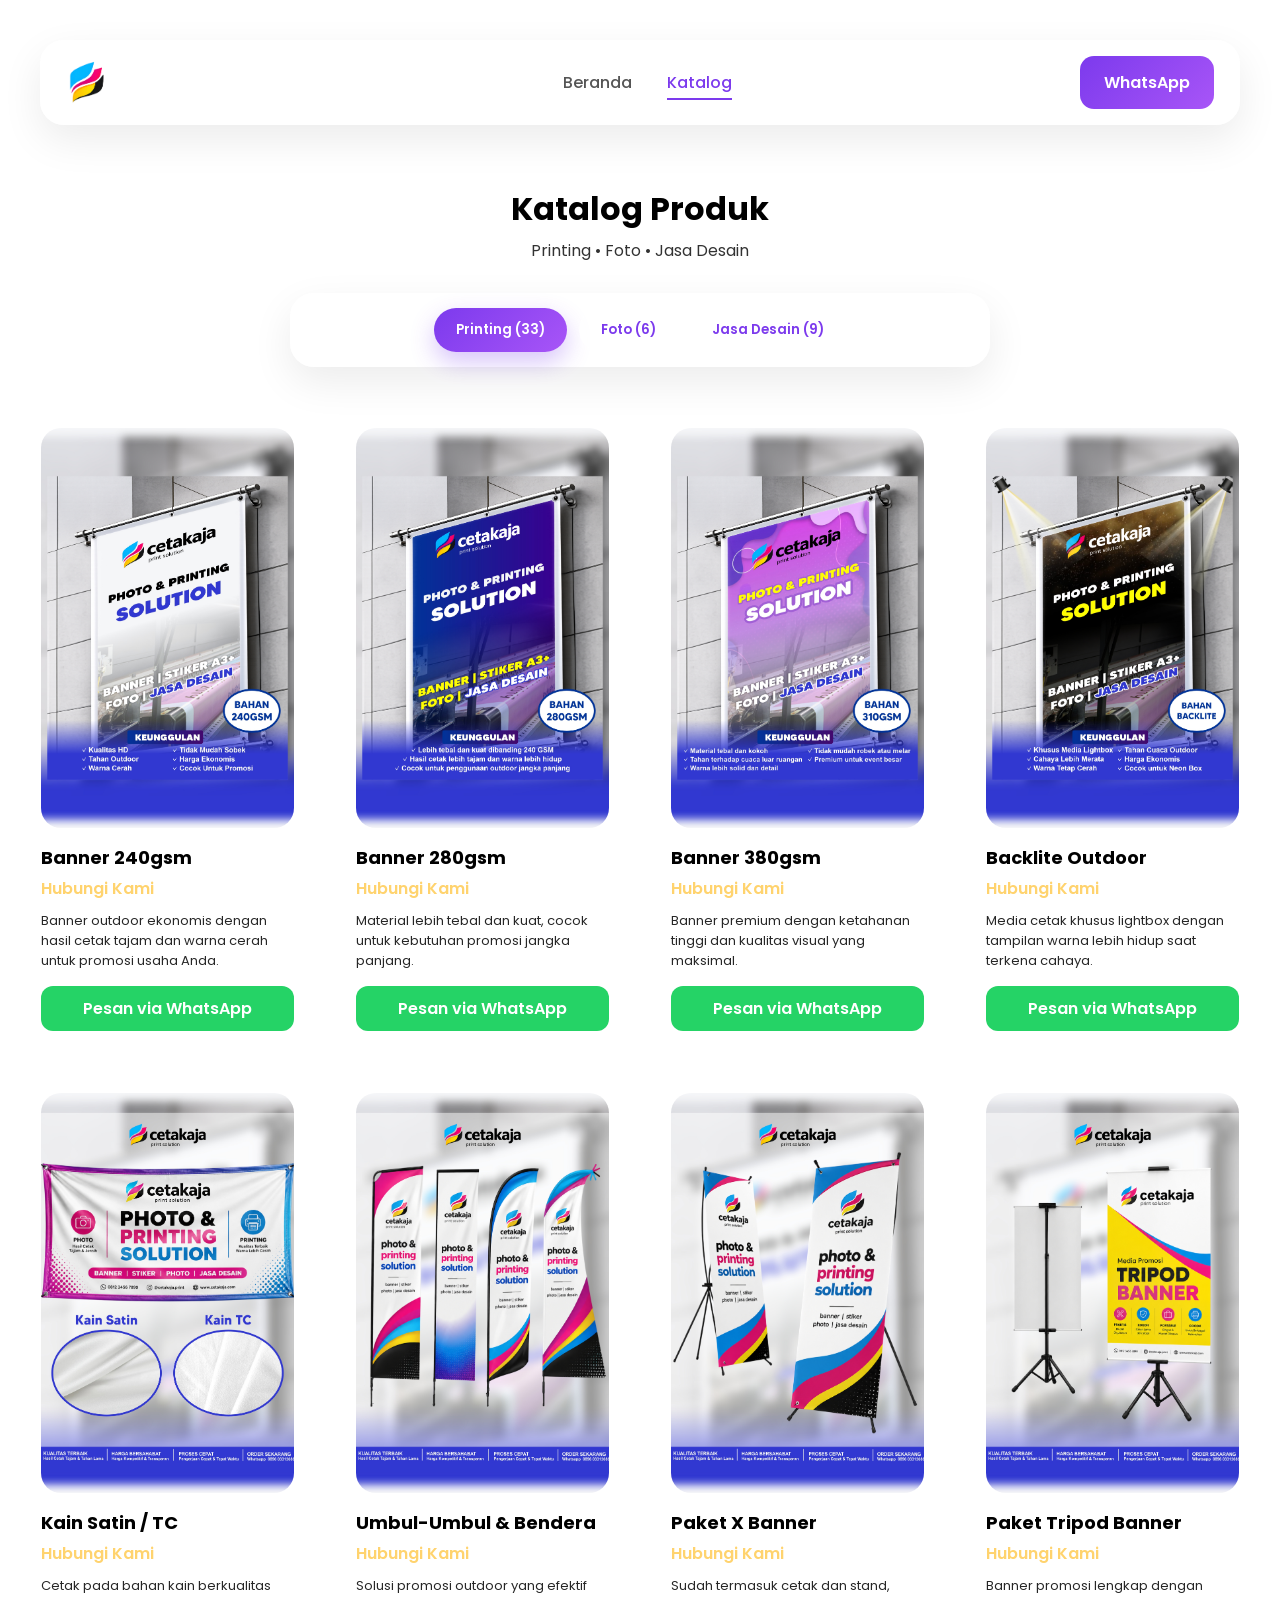
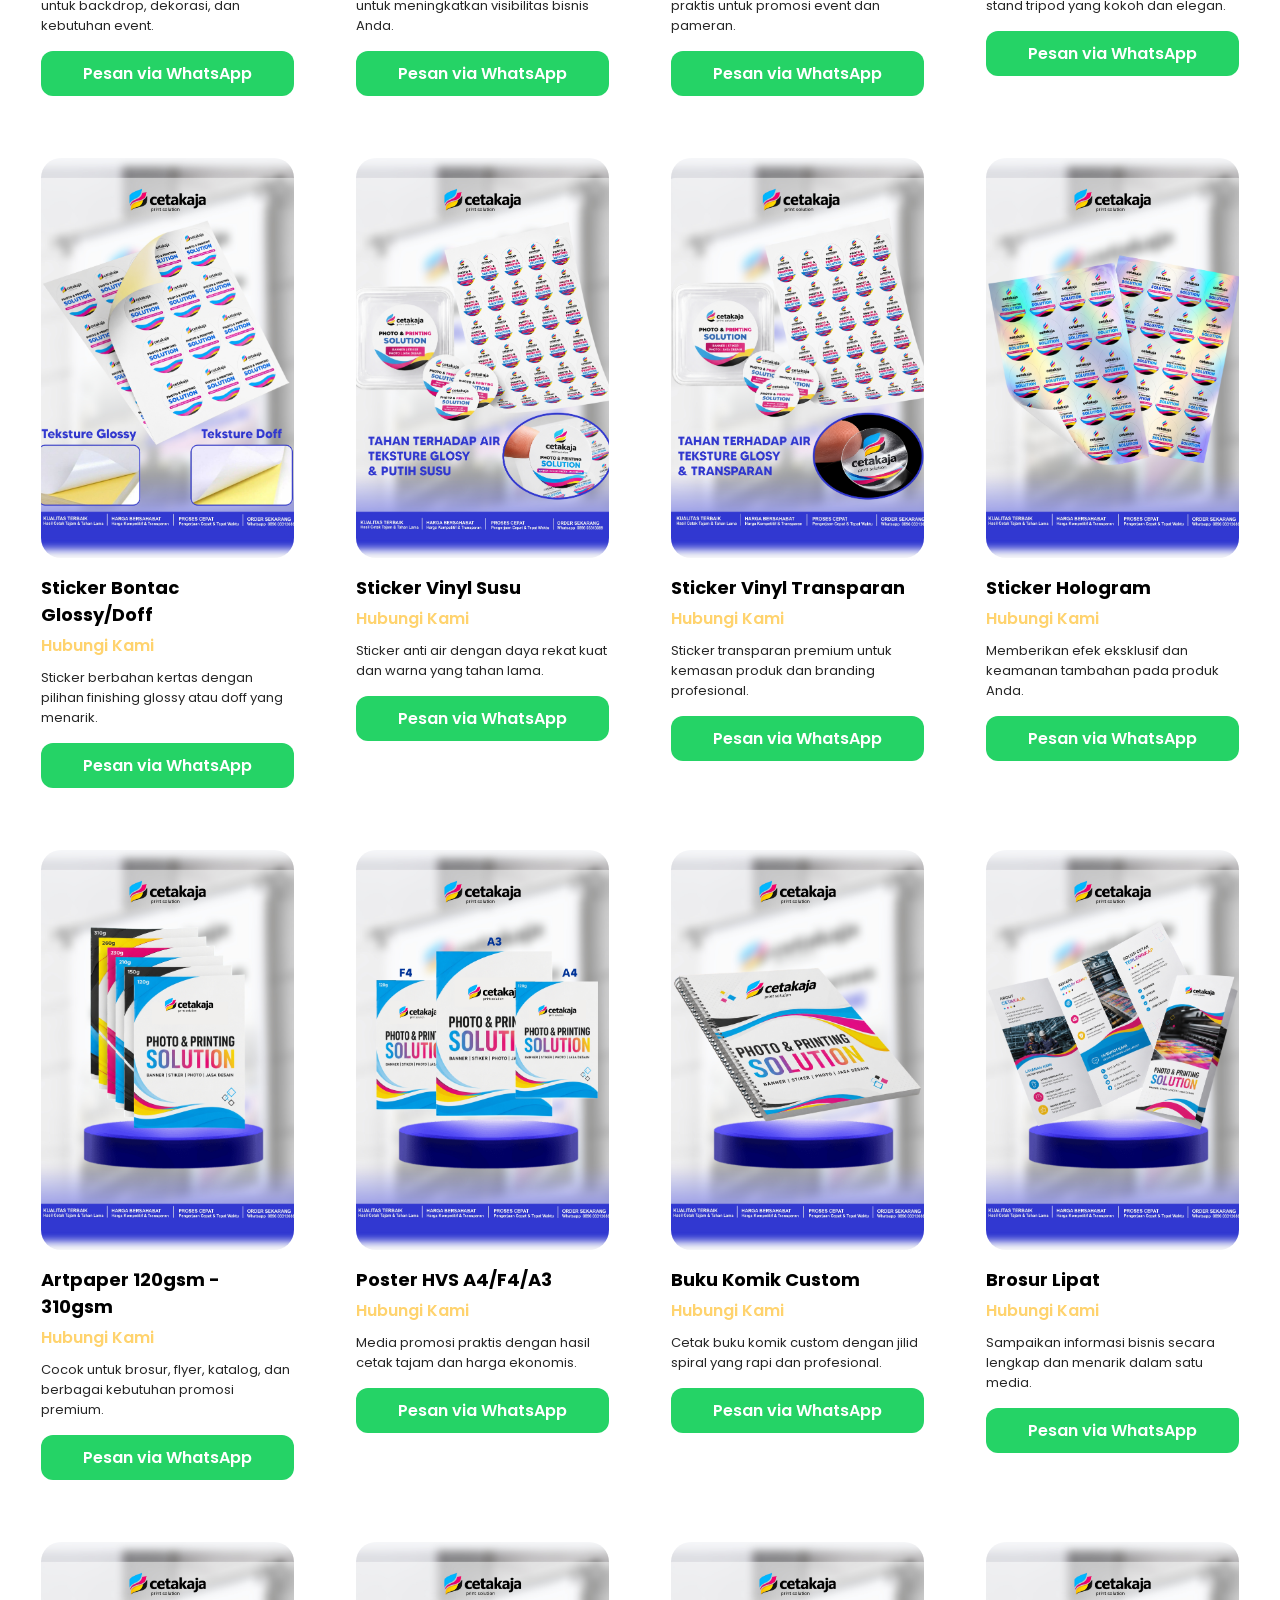
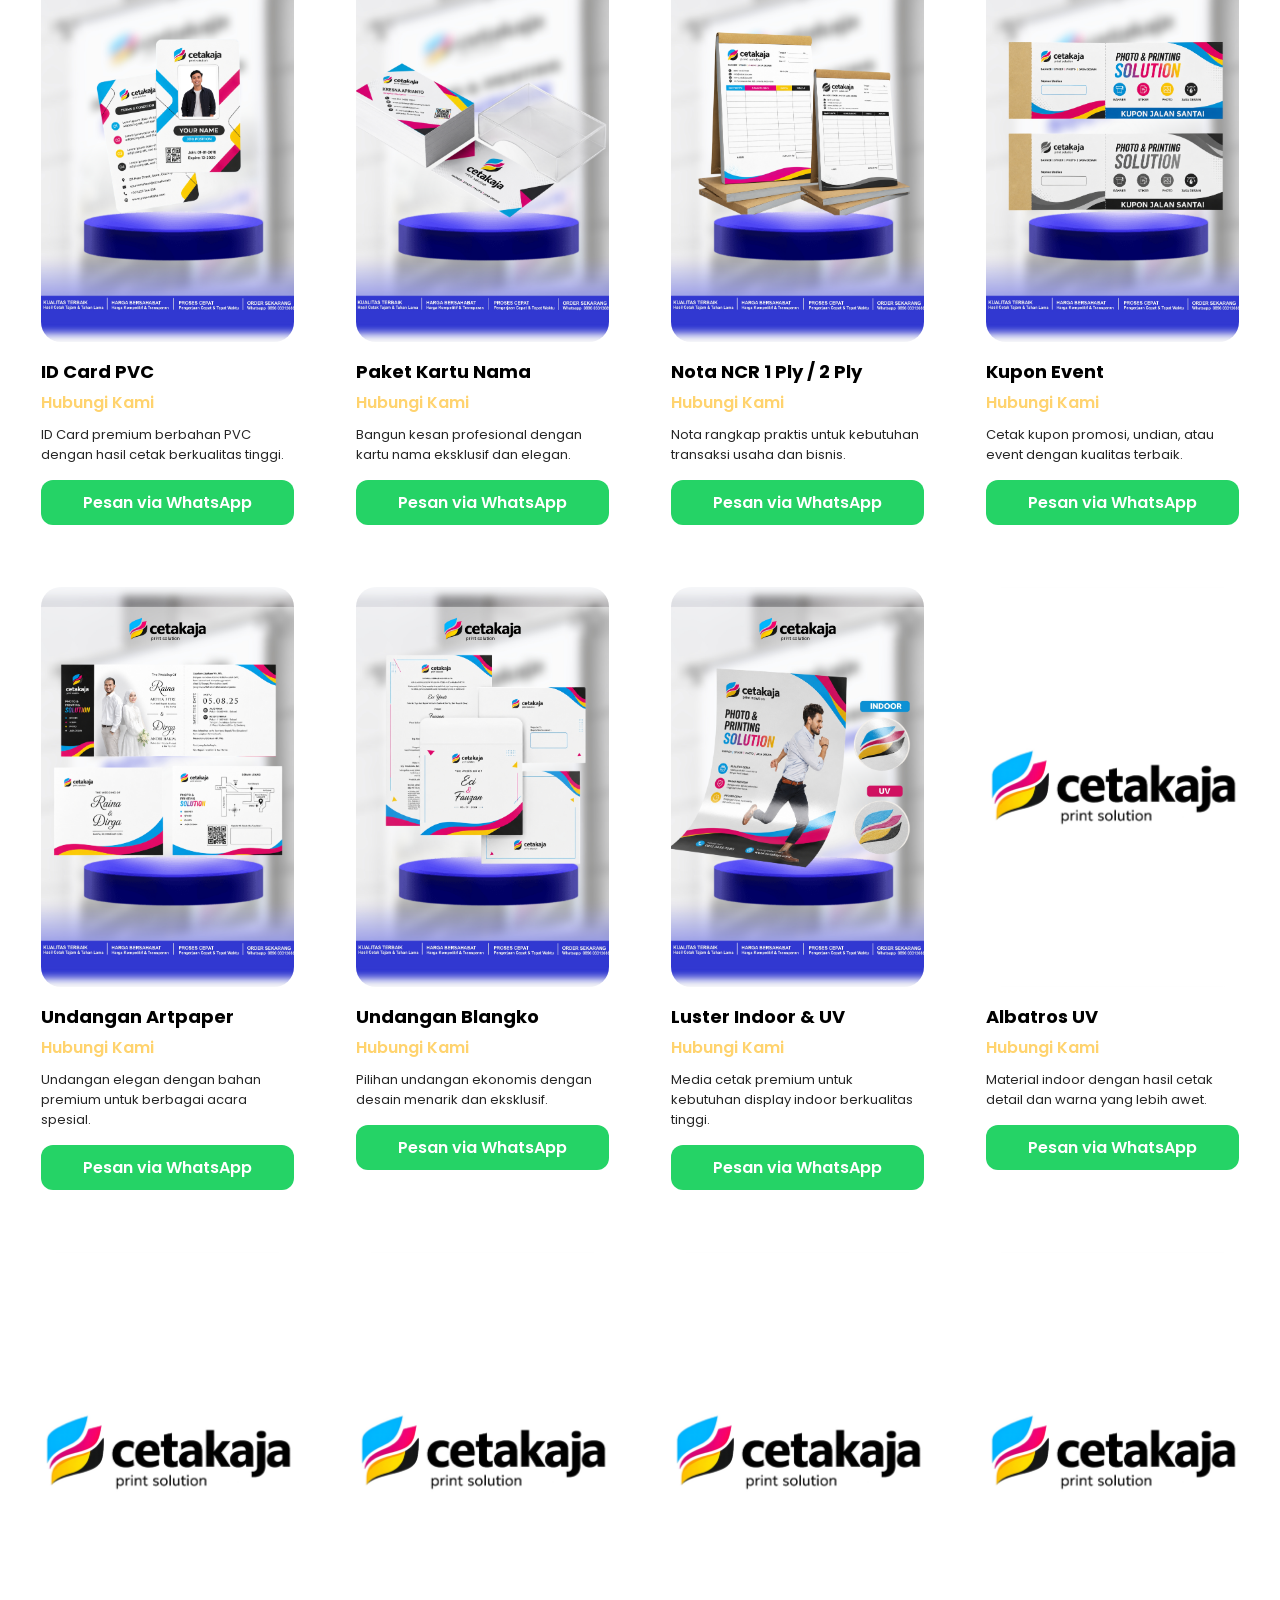
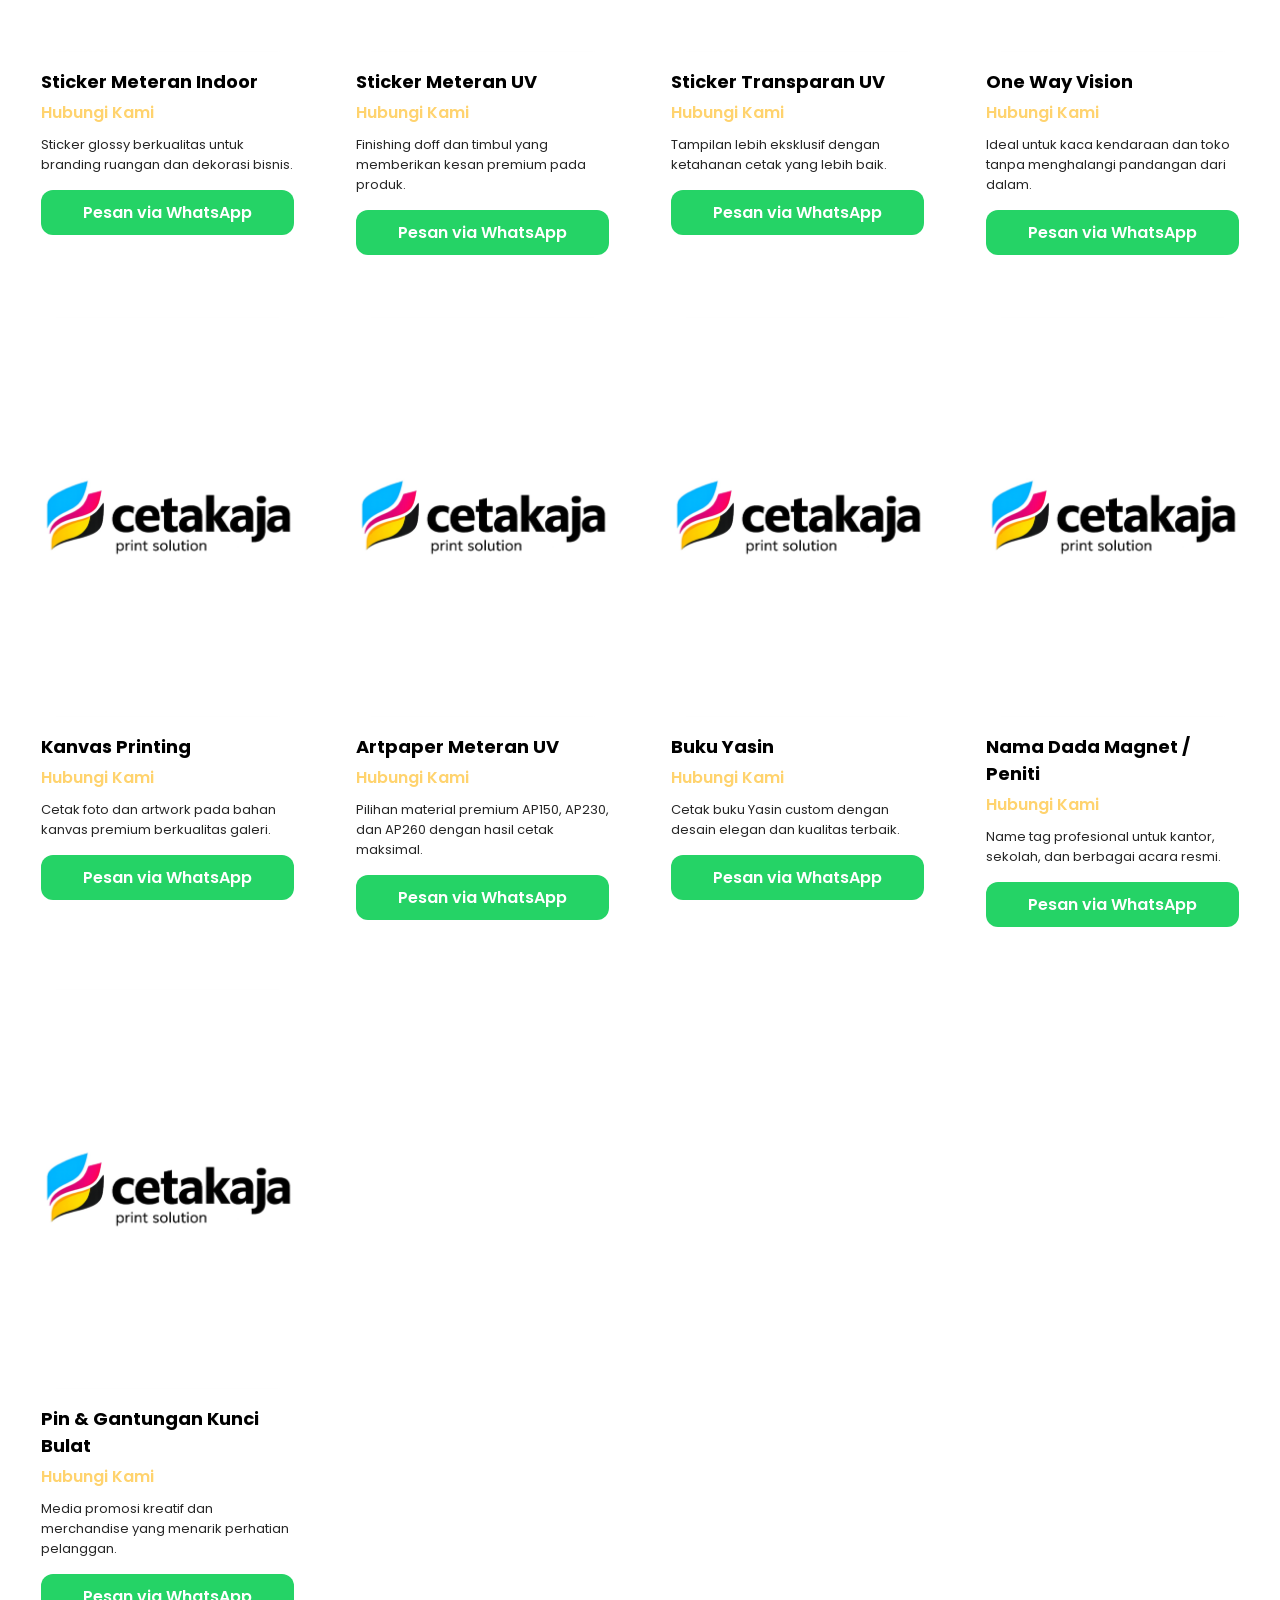
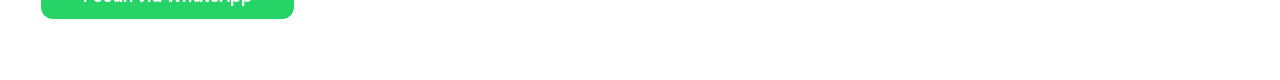
<file: katalog_product.html>
<!DOCTYPE html>
<html lang="id">

<head>
    <meta charset="UTF-8" />
    <meta name="viewport" content="width=device-width, initial-scale=1.0" />
    <title>Katalog Produk</title>
    <link rel="stylesheet" href="./css/katalog_product_style.css">

    <!-- add favicon -->
    <link rel="icon" type="image/png" href="./images/favicon.png">


</head>

<body>
    <!-- START NAVBAR -->
    <nav class="navbar">

        <div class="nav-container">

            <a href="#" class="logo">

                <img src="./images/logo_cetak_aja.png" alt="Logo">

            </a>

            <ul class="nav-menu">

                <li>
                    <a href="index.html">
                        Beranda
                    </a>
                </li>

                <li>
                    <a href="#" class="active">
                        Katalog
                    </a>
                </li>

            </ul>

            <a href="https://wa.me/6281234567890" target="_blank" class="nav-btn">
                WhatsApp
            </a>

            <div class="hamburger">

                <span></span>
                <span></span>
                <span></span>

            </div>

        </div>

    </nav>
    <!-- END NAVBAR -->

    <div class="header">
        <h1>Katalog Produk</h1>
        <p>Printing • Foto • Jasa Desain</p>
    </div>

    <!-- TAB -->
    <div class="tabs-wrapper">

        <div class="tabs">

            <button class="tab-btn active" data-category="printing">
                Printing (33)
            </button>

            <button class="tab-btn" data-category="foto">
                Foto (6)
            </button>

            <button class="tab-btn" data-category="desain">
                Jasa Desain (9)
            </button>

        </div>

    </div>

    <!-- GRID -->
    <div class="grid" id="productGrid"></div>
    <script src="./js/katalog_script.js"></script>
</body>

</html>
</file>
<file: css/katalog_product_style.css>
@import url('https://fonts.googleapis.com/css2?family=Poppins:wght@300;400;500;600;700&display=swap');

* {
    margin: 0;
    padding: 0;
    box-sizing: border-box;
    font-family: 'Poppins', sans-serif;
}

body {
    min-height: 100vh;
    /* background: linear-gradient(135deg,
            #7c3aed,
            #a855f7); */
    padding: 40px 20px;
    color: #000000;
}

/* NAVBAR STYLING */
/* ==========================
NAVBAR
========================== */

.navbar {

    position: sticky;

    top: 20px;

    z-index: 999;

    padding: 0 20px;

    margin-bottom: 60px;
}

.nav-container {

    max-width: 1300px;

    margin: auto;

    height: 85px;

    display: flex;

    align-items: center;

    justify-content: space-between;

    padding: 0 25px;

    border-radius: 24px;

    background:
        rgba(255, 255, 255, .55);

    backdrop-filter:
        blur(20px);

    border:
        1px solid rgba(255, 255, 255, .4);

    box-shadow:
        0 15px 40px rgba(0, 0, 0, .08);

    transition: .4s;
}

.navbar.scrolled .nav-container {

    box-shadow:
        0 20px 50px rgba(124, 58, 237, .15);
}

.logo {

    display: flex;

    align-items: center;

    gap: 12px;

    text-decoration: none;
}

.logo img {

    height: 48px;
}

.logo span {

    font-size: 22px;

    font-weight: 700;

    color: #1e1b4b;
}

.nav-menu {

    display: flex;

    gap: 35px;

    list-style: none;
}

.nav-menu a {

    text-decoration: none;

    color: #555;

    font-weight: 500;

    position: relative;

    transition: .3s;
}

.nav-menu a:hover {

    color: #7c3aed;
}

.nav-menu a.active {

    color: #7c3aed;
}

.nav-menu a::after {

    content: '';

    position: absolute;

    left: 0;
    bottom: -6px;

    width: 0;

    height: 2px;

    background: #7c3aed;

    transition: .3s;
}

.nav-menu a:hover::after,
.nav-menu a.active::after {

    width: 100%;
}

.nav-btn {

    padding: 14px 24px;

    border-radius: 14px;

    text-decoration: none;

    font-weight: 600;

    color: white;

    background:
        linear-gradient(135deg,
            #7c3aed,
            #a855f7);

    transition: .3s;
}

.nav-btn:hover {

    transform: translateY(-4px);

    box-shadow:
        0 15px 30px rgba(124, 58, 237, .3);
}

/* HAMBURGER */

.hamburger {

    display: none;

    flex-direction: column;

    gap: 5px;

    cursor: pointer;
}

.hamburger span {

    width: 28px;
    height: 3px;

    border-radius: 10px;

    background: #7c3aed;

    transition: .3s;
}

/* MOBILE */

@media(max-width:992px) {

    .nav-menu {

        position: absolute;

        top: 100px;
        left: 20px;
        right: 20px;

        background: white;

        flex-direction: column;

        gap: 0;

        border-radius: 20px;

        overflow: hidden;

        max-height: 0;

        transition: .4s ease;
    }

    .nav-menu.active {

        max-height: 500px;
    }

    .nav-menu li {

        width: 100%;
    }

    .nav-menu a {

        display: block;

        padding: 18px 25px;
    }

    .nav-btn {

        display: none;
    }

    .hamburger {

        display: flex;
    }

}

/* NAVBAR STYLING */

.logo img {

    height: 48px;

    animation:
        logoFloat 4s ease-in-out infinite;
}

@keyframes logoFloat {

    0% {
        transform: translateY(0);
    }

    50% {
        transform: translateY(-5px);
    }

    100% {
        transform: translateY(0);
    }

}



/* HEADER */
.header {
    text-align: center;
    margin-bottom: 30px;
}

.header h1 {
    font-size: 32px;
    font-weight: 700;
}

.header p {
    opacity: .8;
    margin-top: 5px;
}

/* ==========================
STICKY CATEGORY TAB
========================== */

.tabs-wrapper {

    position: sticky;

    top: 120px;

    z-index: 950;

    margin-bottom: 40px;

    padding: 0 10px;
}

.tabs {

    max-width: 700px;

    margin: auto;

    display: flex;

    justify-content: center;

    gap: 12px;

    flex-wrap: wrap;

    padding: 14px;

    border-radius: 24px;

    background:
        rgba(255, 255, 255, .55);

    backdrop-filter:
        blur(20px);

    border:
        1px solid rgba(255, 255, 255, .4);

    box-shadow:
        0 15px 40px rgba(0, 0, 0, .08);
}

.tab-btn {

    padding: 12px 22px;

    border: none;

    border-radius: 999px;

    cursor: pointer;

    background: rgba(255, 255, 255, .7);

    color: #7c3aed;

    font-weight: 600;

    transition: .3s;
}

.tab-btn:hover {

    transform: translateY(-3px);
}

.tab-btn.active {

    color: white;

    background:
        linear-gradient(135deg,
            #7c3aed,
            #a855f7);

    box-shadow:
        0 10px 25px rgba(124, 58, 237, .3);
}

.tabs-wrapper.sticky-active .tabs {

    box-shadow:
    0 20px 50px rgba(124,58,237,.15);

    transform: translateY(-2px);

    transition: .3s;
}

/* GRID */
.grid {
    display: grid;
    grid-template-columns: repeat(auto-fit, minmax(250px, 1fr));
    gap: 20px;
}

/* CARD */
.card {
    background: rgba(255, 255, 255, 0.12);
    border: 1px solid rgba(255, 255, 255, 0.2);
    backdrop-filter: blur(15px);
    border-radius: 20px;
    padding: 20px;
    transition: .4s;
    position: relative;
    overflow: hidden;
}

.card:hover {
    transform: translateY(-8px);
    box-shadow: 0 15px 30px rgba(0, 0, 0, 0.2);
}

/* IMAGE PLACEHOLDER */
.card img {
    width: 100%;
    height: 160px;
    object-fit: cover;
    border-radius: 15px;
    margin-bottom: 15px;
}

/* TEXT */
.card h3 {
    font-size: 18px;
    margin-bottom: 5px;
}

.price {
    font-weight: 600;
    color: #ffd36e;
    margin-bottom: 10px;
}

.desc {
    font-size: 13px;
    opacity: .85;
    margin-bottom: 15px;
}

/* BUTTON */
.btn-wa {
    display: inline-block;
    width: 100%;
    text-align: center;
    padding: 10px;
    border-radius: 12px;
    background: #25D366;
    color: #fff;
    text-decoration: none;
    font-weight: 600;
    transition: .3s;
}

.btn-wa:hover {
    background: #1ebe5d;
}

/* HIDE */
.hide {
    display: none;
}

/* ANIMATION */
.fade {
    animation: fade .4s ease;
}

@keyframes fade {
    from {
        opacity: 0;
        transform: translateY(10px);
    }

    to {
        opacity: 1;
        transform: translateY(0);
    }
}

/* RESPONSIVE */
@media(max-width:600px) {
    .header h1 {
        font-size: 24px;
    }
}
</file>
